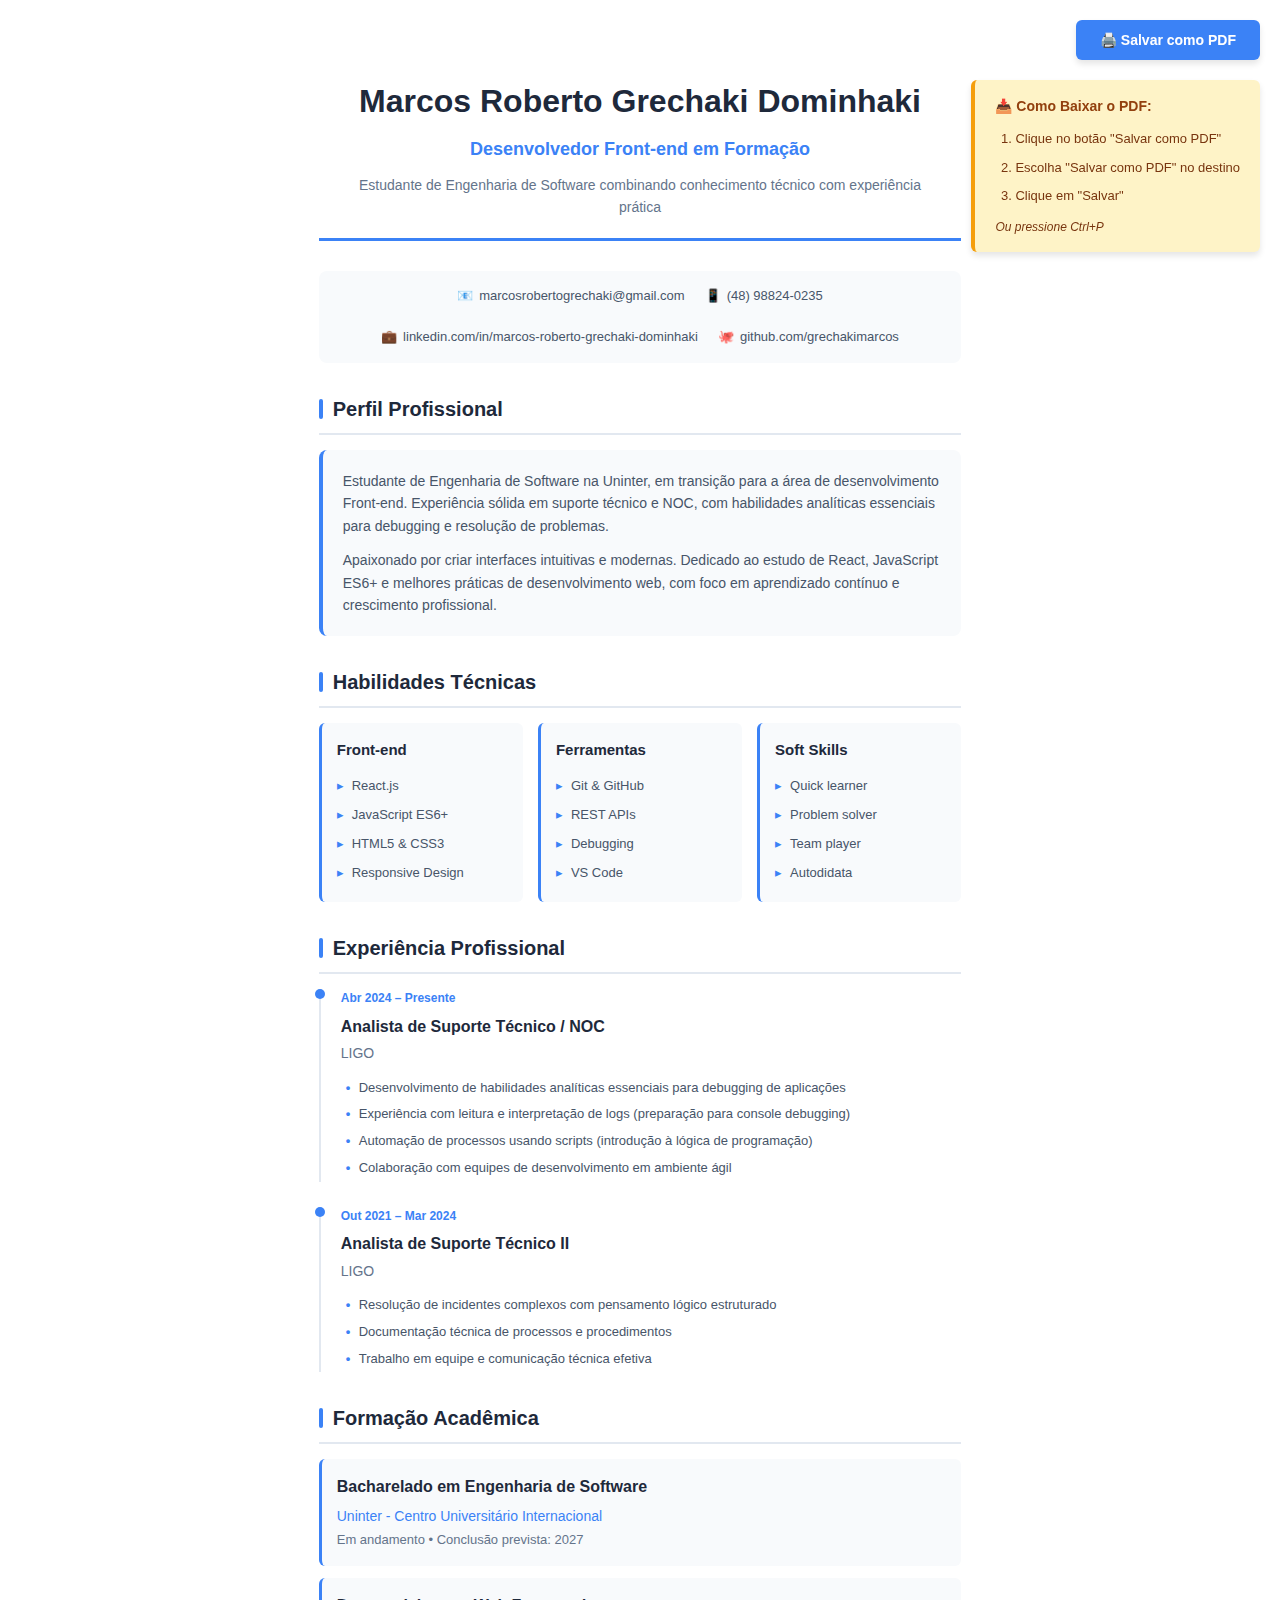
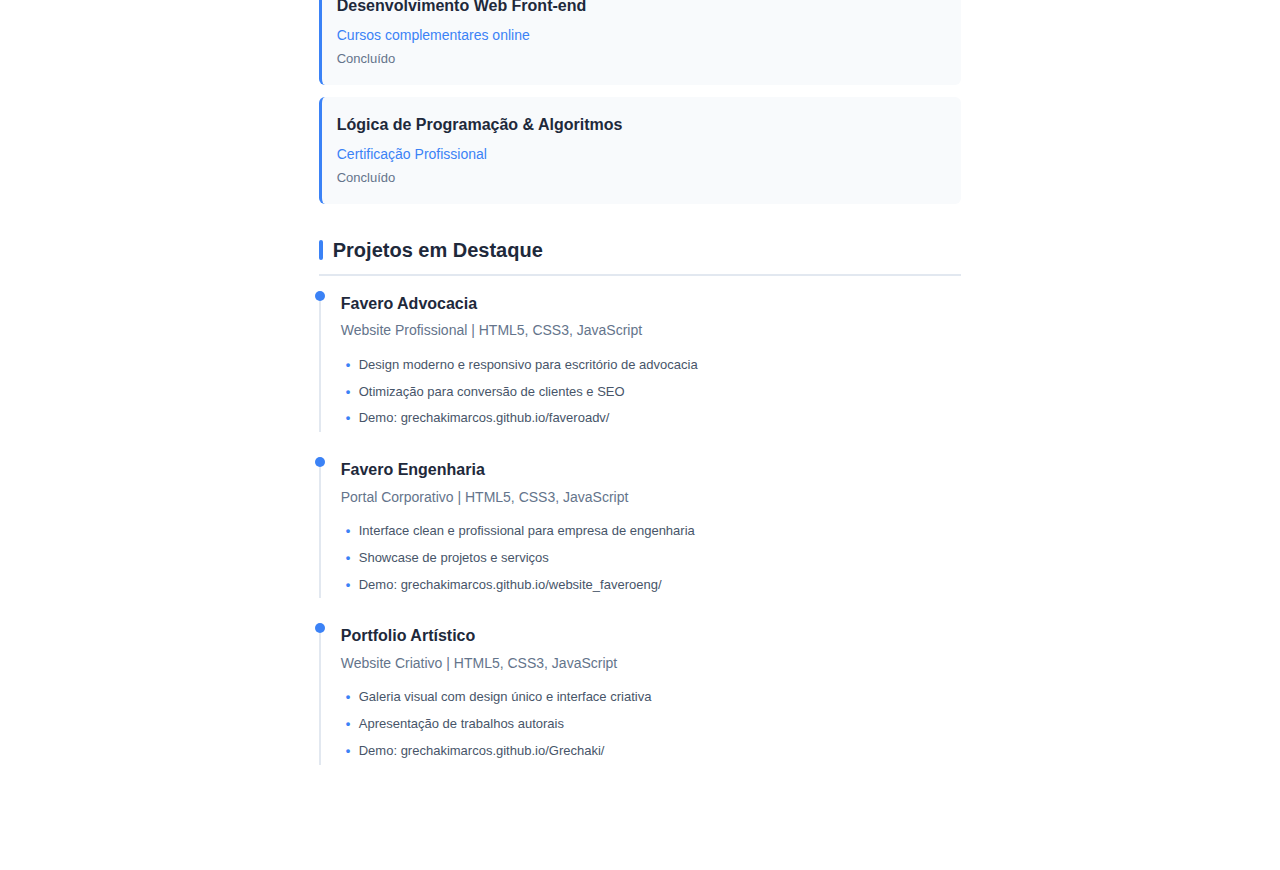
<file: cv-marcos-dominhaki.html>
<!DOCTYPE html>
<html lang="pt-BR">

<head>
    <meta charset="UTF-8">
    <meta name="viewport" content="width=device-width, initial-scale=1.0">
    <title>CV - Marcos Roberto Grechaki Dominhaki</title>
    <style>
        * {
            margin: 0;
            padding: 0;
            box-sizing: border-box;
        }

        body {
            font-family: 'Segoe UI', Tahoma, Geneva, Verdana, sans-serif;
            line-height: 1.6;
            color: #333;
            max-width: 210mm;
            margin: 0 auto;
            padding: 20mm;
            background: #fff;
        }

        /* Print Styles */
        @media print {
            body {
                padding: 0;
                margin: 0;
            }

            .no-print {
                display: none !important;
            }

            @page {
                margin: 15mm;
                size: A4;
            }
        }

        /* Header */
        .header {
            text-align: center;
            margin-bottom: 30px;
            padding-bottom: 20px;
            border-bottom: 3px solid #3b82f6;
        }

        .header h1 {
            font-size: 32px;
            color: #1e293b;
            margin-bottom: 8px;
        }

        .header .subtitle {
            font-size: 18px;
            color: #3b82f6;
            font-weight: 600;
            margin-bottom: 10px;
        }

        .header .tagline {
            font-size: 14px;
            color: #64748b;
            max-width: 600px;
            margin: 0 auto;
        }

        /* Contact Info */
        .contact-info {
            display: flex;
            flex-wrap: wrap;
            justify-content: center;
            gap: 20px;
            margin: 20px 0;
            padding: 15px;
            background: #f8fafc;
            border-radius: 8px;
        }

        .contact-item {
            display: flex;
            align-items: center;
            gap: 6px;
            font-size: 13px;
            color: #475569;
        }

        .contact-item strong {
            color: #1e293b;
        }

        /* Section */
        .section {
            margin: 30px 0;
        }

        .section-title {
            font-size: 20px;
            color: #1e293b;
            margin-bottom: 15px;
            padding-bottom: 8px;
            border-bottom: 2px solid #e2e8f0;
            display: flex;
            align-items: center;
            gap: 10px;
        }

        .section-title::before {
            content: "";
            width: 4px;
            height: 20px;
            background: #3b82f6;
            border-radius: 2px;
        }

        /* Profile */
        .profile {
            background: #f8fafc;
            padding: 20px;
            border-radius: 8px;
            border-left: 4px solid #3b82f6;
        }

        .profile p {
            margin-bottom: 12px;
            font-size: 14px;
            color: #475569;
        }

        .profile p:last-child {
            margin-bottom: 0;
        }

        /* Skills */
        .skills-grid {
            display: grid;
            grid-template-columns: repeat(auto-fit, minmax(200px, 1fr));
            gap: 15px;
        }

        .skill-category {
            background: #f8fafc;
            padding: 15px;
            border-radius: 6px;
            border-left: 3px solid #3b82f6;
        }

        .skill-category h3 {
            font-size: 15px;
            color: #1e293b;
            margin-bottom: 10px;
        }

        .skill-category ul {
            list-style: none;
        }

        .skill-category li {
            font-size: 13px;
            color: #475569;
            padding: 4px 0;
            padding-left: 15px;
            position: relative;
        }

        .skill-category li::before {
            content: "▸";
            position: absolute;
            left: 0;
            color: #3b82f6;
        }

        /* Timeline */
        .timeline-item {
            margin-bottom: 25px;
            padding-left: 20px;
            border-left: 2px solid #e2e8f0;
            position: relative;
        }

        .timeline-item::before {
            content: "";
            position: absolute;
            left: -6px;
            top: 0;
            width: 10px;
            height: 10px;
            background: #3b82f6;
            border-radius: 50%;
        }

        .timeline-date {
            font-size: 12px;
            color: #3b82f6;
            font-weight: 600;
            margin-bottom: 5px;
        }

        .timeline-item h3 {
            font-size: 16px;
            color: #1e293b;
            margin-bottom: 3px;
        }

        .timeline-item h4 {
            font-size: 14px;
            color: #64748b;
            font-weight: 500;
            margin-bottom: 10px;
        }

        .timeline-item ul {
            list-style: none;
            margin-top: 10px;
        }

        .timeline-item li {
            font-size: 13px;
            color: #475569;
            padding: 3px 0;
            padding-left: 18px;
            position: relative;
        }

        .timeline-item li::before {
            content: "•";
            position: absolute;
            left: 5px;
            color: #3b82f6;
            font-weight: bold;
        }

        /* Education */
        .education-item {
            background: #f8fafc;
            padding: 15px;
            border-radius: 6px;
            margin-bottom: 12px;
            border-left: 3px solid #3b82f6;
        }

        .education-item h3 {
            font-size: 16px;
            color: #1e293b;
            margin-bottom: 5px;
        }

        .education-item .institution {
            font-size: 14px;
            color: #3b82f6;
            font-weight: 500;
            margin-bottom: 3px;
        }

        .education-item .status {
            font-size: 13px;
            color: #64748b;
        }

        /* Print Button */
        .print-button {
            position: fixed;
            top: 20px;
            right: 20px;
            background: #3b82f6;
            color: white;
            border: none;
            padding: 12px 24px;
            border-radius: 6px;
            font-size: 14px;
            font-weight: 600;
            cursor: pointer;
            box-shadow: 0 4px 6px rgba(0, 0, 0, 0.1);
            transition: all 0.3s;
            z-index: 1000;
        }

        .print-button:hover {
            background: #2563eb;
            transform: translateY(-2px);
            box-shadow: 0 6px 10px rgba(0, 0, 0, 0.15);
        }

        /* Instructions Banner */
        .instructions {
            position: fixed;
            top: 80px;
            right: 20px;
            background: #fef3c7;
            border-left: 4px solid #f59e0b;
            padding: 15px 20px;
            border-radius: 6px;
            max-width: 350px;
            box-shadow: 0 4px 6px rgba(0, 0, 0, 0.1);
            z-index: 1000;
        }

        .instructions h3 {
            margin: 0 0 10px 0;
            font-size: 14px;
            color: #92400e;
        }

        .instructions ol {
            margin: 0;
            padding-left: 20px;
            font-size: 13px;
            color: #78350f;
            line-height: 1.8;
        }

        .instructions ol li {
            margin-bottom: 5px;
        }
    </style>
</head>

<body>
    <!-- Print Button -->
    <button class="print-button no-print" onclick="window.print()">🖨️ Salvar como PDF</button>

    <!-- Instructions Banner -->
    <div class="instructions no-print">
        <h3>📥 Como Baixar o PDF:</h3>
        <ol>
            <li>Clique no botão "Salvar como PDF"</li>
            <li>Escolha "Salvar como PDF" no destino</li>
            <li>Clique em "Salvar"</li>
        </ol>
        <p style="margin: 10px 0 0 0; font-size: 12px; color: #78350f; font-style: italic;">
            Ou pressione Ctrl+P
        </p>
    </div>

    <!-- Header -->
    <div class="header">
        <h1>Marcos Roberto Grechaki Dominhaki</h1>
        <div class="subtitle">Desenvolvedor Front-end em Formação</div>
        <p class="tagline">Estudante de Engenharia de Software combinando conhecimento técnico com experiência prática
        </p>
    </div>

    <!-- Contact Info -->
    <div class="contact-info">
        <div class="contact-item">
            <strong>📧</strong> marcosrobertogrechaki@gmail.com
        </div>
        <div class="contact-item">
            <strong>📱</strong> (48) 98824-0235
        </div>
        <div class="contact-item">
            <strong>💼</strong> linkedin.com/in/marcos-roberto-grechaki-dominhaki
        </div>
        <div class="contact-item">
            <strong>🐙</strong> github.com/grechakimarcos
        </div>
    </div>

    <!-- Profile -->
    <div class="section">
        <h2 class="section-title">Perfil Profissional</h2>
        <div class="profile">
            <p>
                Estudante de Engenharia de Software na Uninter, em transição para a área de desenvolvimento Front-end.
                Experiência sólida em suporte técnico e NOC, com habilidades analíticas essenciais para debugging e
                resolução de problemas.
            </p>
            <p>
                Apaixonado por criar interfaces intuitivas e modernas. Dedicado ao estudo de React, JavaScript ES6+ e
                melhores práticas de desenvolvimento web, com foco em aprendizado contínuo e crescimento profissional.
            </p>
        </div>
    </div>

    <!-- Skills -->
    <div class="section">
        <h2 class="section-title">Habilidades Técnicas</h2>
        <div class="skills-grid">
            <div class="skill-category">
                <h3>Front-end</h3>
                <ul>
                    <li>React.js</li>
                    <li>JavaScript ES6+</li>
                    <li>HTML5 & CSS3</li>
                    <li>Responsive Design</li>
                </ul>
            </div>
            <div class="skill-category">
                <h3>Ferramentas</h3>
                <ul>
                    <li>Git & GitHub</li>
                    <li>REST APIs</li>
                    <li>Debugging</li>
                    <li>VS Code</li>
                </ul>
            </div>
            <div class="skill-category">
                <h3>Soft Skills</h3>
                <ul>
                    <li>Quick learner</li>
                    <li>Problem solver</li>
                    <li>Team player</li>
                    <li>Autodidata</li>
                </ul>
            </div>
        </div>
    </div>

    <!-- Experience -->
    <div class="section">
        <h2 class="section-title">Experiência Profissional</h2>

        <div class="timeline-item">
            <div class="timeline-date">Abr 2024 – Presente</div>
            <h3>Analista de Suporte Técnico / NOC</h3>
            <h4>LIGO</h4>
            <ul>
                <li>Desenvolvimento de habilidades analíticas essenciais para debugging de aplicações</li>
                <li>Experiência com leitura e interpretação de logs (preparação para console debugging)</li>
                <li>Automação de processos usando scripts (introdução à lógica de programação)</li>
                <li>Colaboração com equipes de desenvolvimento em ambiente ágil</li>
            </ul>
        </div>

        <div class="timeline-item">
            <div class="timeline-date">Out 2021 – Mar 2024</div>
            <h3>Analista de Suporte Técnico II</h3>
            <h4>LIGO</h4>
            <ul>
                <li>Resolução de incidentes complexos com pensamento lógico estruturado</li>
                <li>Documentação técnica de processos e procedimentos</li>
                <li>Trabalho em equipe e comunicação técnica efetiva</li>
            </ul>
        </div>
    </div>

    <!-- Education -->
    <div class="section">
        <h2 class="section-title">Formação Acadêmica</h2>

        <div class="education-item">
            <h3>Bacharelado em Engenharia de Software</h3>
            <div class="institution">Uninter - Centro Universitário Internacional</div>
            <div class="status">Em andamento • Conclusão prevista: 2027</div>
        </div>

        <div class="education-item">
            <h3>Desenvolvimento Web Front-end</h3>
            <div class="institution">Cursos complementares online</div>
            <div class="status">Concluído</div>
        </div>

        <div class="education-item">
            <h3>Lógica de Programação & Algoritmos</h3>
            <div class="institution">Certificação Profissional</div>
            <div class="status">Concluído</div>
        </div>
    </div>

    <!-- Projects -->
    <div class="section">
        <h2 class="section-title">Projetos em Destaque</h2>

        <div class="timeline-item">
            <h3>Favero Advocacia</h3>
            <h4>Website Profissional | HTML5, CSS3, JavaScript</h4>
            <ul>
                <li>Design moderno e responsivo para escritório de advocacia</li>
                <li>Otimização para conversão de clientes e SEO</li>
                <li>Demo: grechakimarcos.github.io/faveroadv/</li>
            </ul>
        </div>

        <div class="timeline-item">
            <h3>Favero Engenharia</h3>
            <h4>Portal Corporativo | HTML5, CSS3, JavaScript</h4>
            <ul>
                <li>Interface clean e profissional para empresa de engenharia</li>
                <li>Showcase de projetos e serviços</li>
                <li>Demo: grechakimarcos.github.io/website_faveroeng/</li>
            </ul>
        </div>

        <div class="timeline-item">
            <h3>Portfolio Artístico</h3>
            <h4>Website Criativo | HTML5, CSS3, JavaScript</h4>
            <ul>
                <li>Galeria visual com design único e interface criativa</li>
                <li>Apresentação de trabalhos autorais</li>
                <li>Demo: grechakimarcos.github.io/Grechaki/</li>
            </ul>
        </div>
    </div>

    <script>
        // Auto-print on Ctrl+P
        document.addEventListener('keydown', function (e) {
            if ((e.ctrlKey || e.metaKey) && e.key === 'p') {
                e.preventDefault();
                window.print();
            }
        });
    </script>
</body>

</html>
</file>
